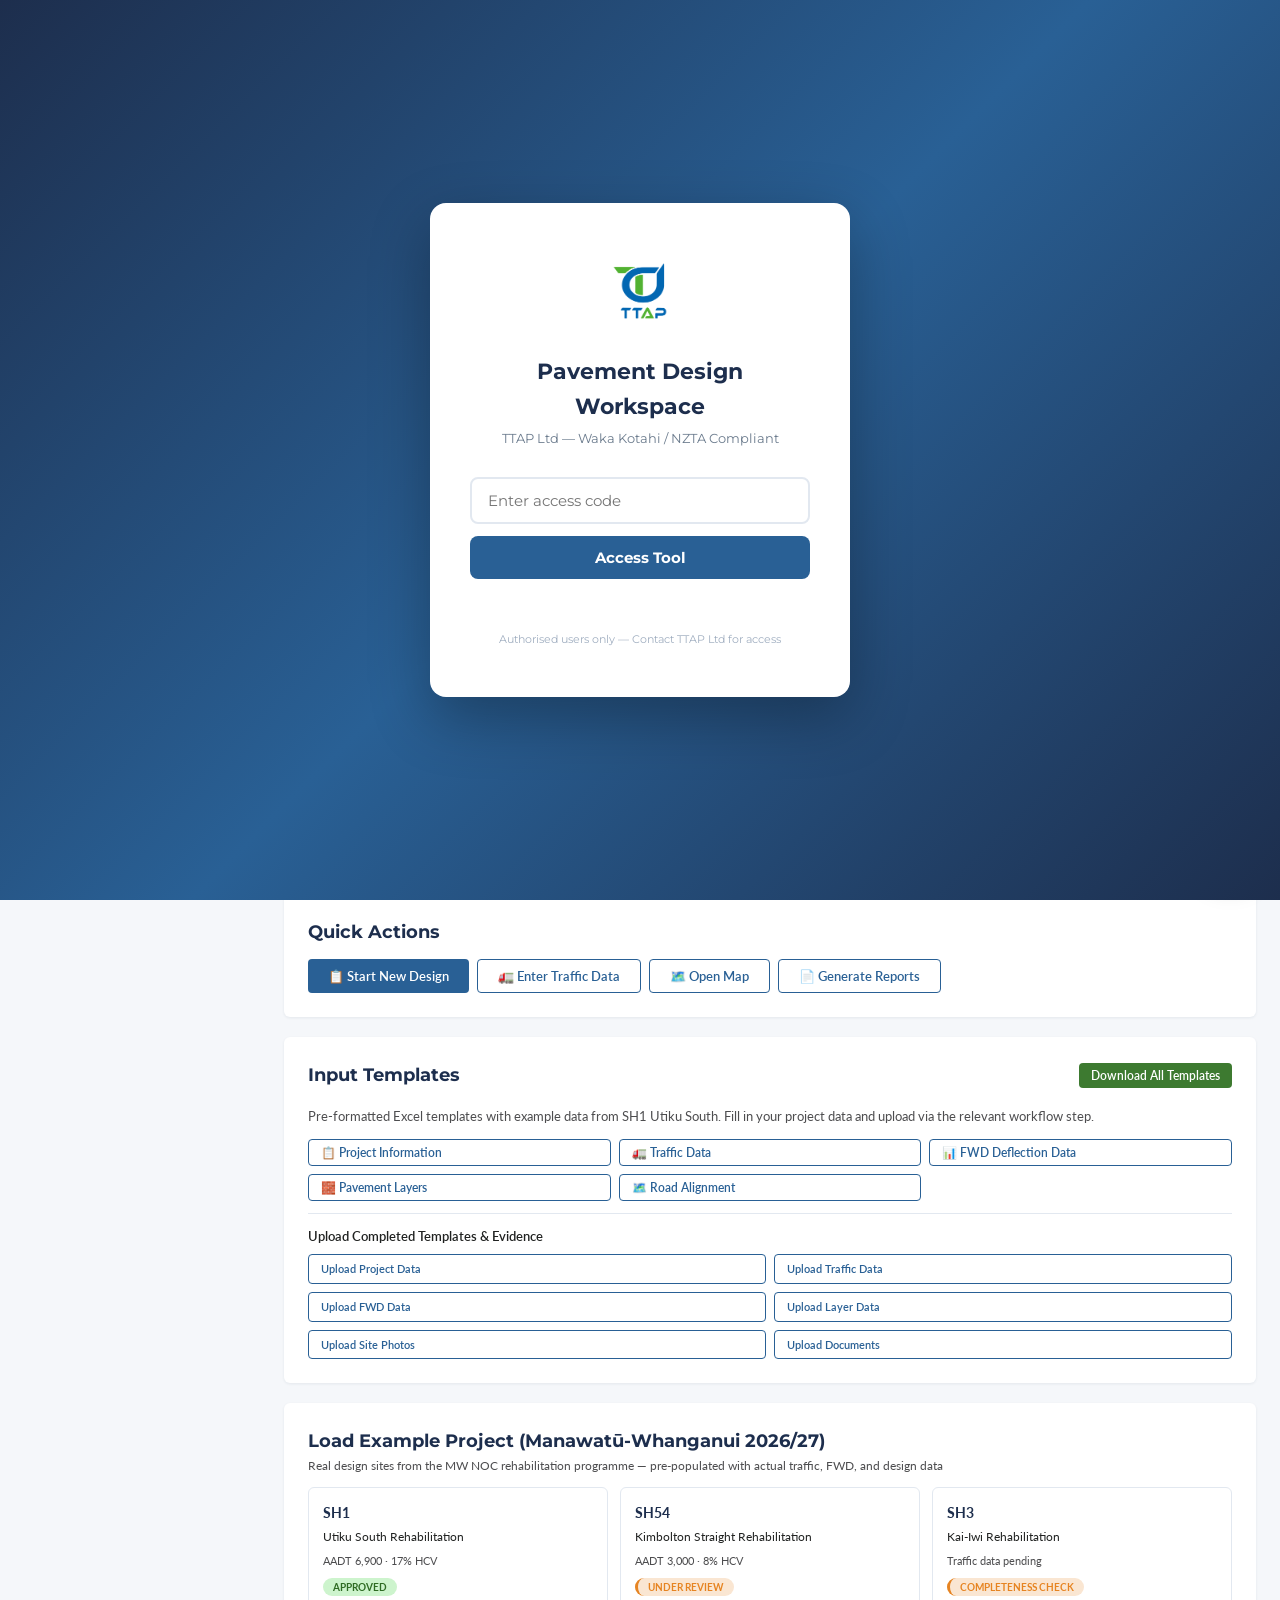
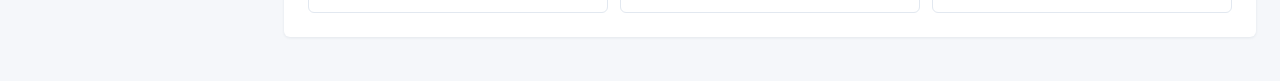
<file: index.html>
<!DOCTYPE html>
<html lang="en">
<head>
  <meta charset="UTF-8" />
  <meta name="viewport" content="width=device-width, initial-scale=1.0" />
  <title>TTAP Pavement Design Workspace</title>
  <link rel="preconnect" href="https://fonts.googleapis.com">
  <link href="https://fonts.googleapis.com/css2?family=Lato:wght@300;400;700;900&family=Montserrat:wght@400;600;700;900&display=swap" rel="stylesheet">
  <style>
    #auth-gate {
      position: fixed; inset: 0; z-index: 99999;
      display: flex; align-items: center; justify-content: center;
      background: linear-gradient(135deg, #1D2E4D 0%, #296095 50%, #1D2E4D 100%);
      font-family: 'Montserrat', 'Lato', system-ui, sans-serif;
    }
    #auth-gate .gate-box {
      background: white; border-radius: 16px; padding: 48px 40px; text-align: center;
      box-shadow: 0 20px 60px rgba(0,0,0,0.3); max-width: 420px; width: 90%;
    }
    #auth-gate .gate-logo {
      height: 80px; margin-bottom: 16px; object-fit: contain;
    }
    #auth-gate h1 { font-size: 22px; color: #1D2E4D; margin: 0 0 4px; font-weight: 700; }
    #auth-gate .subtitle { font-size: 13px; color: #6b7b8d; margin-bottom: 28px; }
    #auth-gate input {
      width: 100%; padding: 12px 16px; font-size: 15px; border: 2px solid #e2e8f0;
      border-radius: 8px; outline: none; box-sizing: border-box; font-family: inherit;
      transition: border-color 0.2s;
    }
    #auth-gate input:focus { border-color: #296095; }
    #auth-gate button {
      width: 100%; padding: 12px; margin-top: 12px; font-size: 15px; font-weight: 700;
      background: #296095; color: white; border: none; border-radius: 8px; cursor: pointer;
      font-family: inherit; transition: background 0.2s;
    }
    #auth-gate button:hover { background: #1D2E4D; }
    #auth-gate .error { color: #e53e3e; font-size: 13px; margin-top: 8px; min-height: 20px; }
    #auth-gate .footer { font-size: 11px; color: #a0aec0; margin-top: 24px; }
  </style>
  <script type="module" crossorigin src="./assets/index-7e608413.js"></script>
  <link rel="stylesheet" href="./assets/index-54345465.css">
</head>
<body>
  <div id="auth-gate">
    <div class="gate-box">
      <img class="gate-logo" src="./ttap-logo-stacked.png" alt="TTAP Ltd" />
      <h1>Pavement Design Workspace</h1>
      <div class="subtitle">TTAP Ltd &mdash; Waka Kotahi / NZTA Compliant</div>
      <input type="password" id="gate-pw" placeholder="Enter access code" autocomplete="off" />
      <button onclick="checkAccess()">Access Tool</button>
      <div class="error" id="gate-error"></div>
      <div class="footer">Authorised users only &mdash; Contact TTAP Ltd for access</div>
    </div>
  </div>
  <div id="root"></div>
  <script>
    // Simple client-side access gate
    // SHA-256 hash of the password for basic obfuscation (not cryptographic security)
    var HASH = '9f0e61dbb8e6e4e7e1c1f7ee32f1b0c8a5d3f6e2b4a8c0d1e3f5a7b9c1d3e5f7';
    function checkAccess() {
      var pw = document.getElementById('gate-pw').value;
      if (pw === 'TTAP2026') {
        sessionStorage.setItem('ttap_auth', '1');
        document.getElementById('auth-gate').style.display = 'none';
      } else {
        document.getElementById('gate-error').textContent = 'Invalid access code. Please try again.';
        document.getElementById('gate-pw').value = '';
        document.getElementById('gate-pw').focus();
      }
    }
    document.addEventListener('DOMContentLoaded', function() {
      if (sessionStorage.getItem('ttap_auth') === '1') {
        document.getElementById('auth-gate').style.display = 'none';
      }
      document.getElementById('gate-pw').addEventListener('keydown', function(e) {
        if (e.key === 'Enter') checkAccess();
      });
    });
  </script>
  
</body>
</html>
</file>
<file: assets/index-54345465.css>
.leaflet-pane,.leaflet-tile,.leaflet-marker-icon,.leaflet-marker-shadow,.leaflet-tile-container,.leaflet-pane>svg,.leaflet-pane>canvas,.leaflet-zoom-box,.leaflet-image-layer,.leaflet-layer{position:absolute;left:0;top:0}.leaflet-container{overflow:hidden}.leaflet-tile,.leaflet-marker-icon,.leaflet-marker-shadow{-webkit-user-select:none;-moz-user-select:none;user-select:none;-webkit-user-drag:none}.leaflet-tile::selection{background:transparent}.leaflet-safari .leaflet-tile{image-rendering:-webkit-optimize-contrast}.leaflet-safari .leaflet-tile-container{width:1600px;height:1600px;-webkit-transform-origin:0 0}.leaflet-marker-icon,.leaflet-marker-shadow{display:block}.leaflet-container .leaflet-overlay-pane svg{max-width:none!important;max-height:none!important}.leaflet-container .leaflet-marker-pane img,.leaflet-container .leaflet-shadow-pane img,.leaflet-container .leaflet-tile-pane img,.leaflet-container img.leaflet-image-layer,.leaflet-container .leaflet-tile{max-width:none!important;max-height:none!important;width:auto;padding:0}.leaflet-container img.leaflet-tile{mix-blend-mode:plus-lighter}.leaflet-container.leaflet-touch-zoom{-ms-touch-action:pan-x pan-y;touch-action:pan-x pan-y}.leaflet-container.leaflet-touch-drag{-ms-touch-action:pinch-zoom;touch-action:none;touch-action:pinch-zoom}.leaflet-container.leaflet-touch-drag.leaflet-touch-zoom{-ms-touch-action:none;touch-action:none}.leaflet-container{-webkit-tap-highlight-color:transparent}.leaflet-container a{-webkit-tap-highlight-color:rgba(51,181,229,.4)}.leaflet-tile{filter:inherit;visibility:hidden}.leaflet-tile-loaded{visibility:inherit}.leaflet-zoom-box{width:0;height:0;-moz-box-sizing:border-box;box-sizing:border-box;z-index:800}.leaflet-overlay-pane svg{-moz-user-select:none}.leaflet-pane{z-index:400}.leaflet-tile-pane{z-index:200}.leaflet-overlay-pane{z-index:400}.leaflet-shadow-pane{z-index:500}.leaflet-marker-pane{z-index:600}.leaflet-tooltip-pane{z-index:650}.leaflet-popup-pane{z-index:700}.leaflet-map-pane canvas{z-index:100}.leaflet-map-pane svg{z-index:200}.leaflet-vml-shape{width:1px;height:1px}.lvml{behavior:url(#default#VML);display:inline-block;position:absolute}.leaflet-control{position:relative;z-index:800;pointer-events:visiblePainted;pointer-events:auto}.leaflet-top,.leaflet-bottom{position:absolute;z-index:1000;pointer-events:none}.leaflet-top{top:0}.leaflet-right{right:0}.leaflet-bottom{bottom:0}.leaflet-left{left:0}.leaflet-control{float:left;clear:both}.leaflet-right .leaflet-control{float:right}.leaflet-top .leaflet-control{margin-top:10px}.leaflet-bottom .leaflet-control{margin-bottom:10px}.leaflet-left .leaflet-control{margin-left:10px}.leaflet-right .leaflet-control{margin-right:10px}.leaflet-fade-anim .leaflet-popup{opacity:0;-webkit-transition:opacity .2s linear;-moz-transition:opacity .2s linear;transition:opacity .2s linear}.leaflet-fade-anim .leaflet-map-pane .leaflet-popup{opacity:1}.leaflet-zoom-animated{-webkit-transform-origin:0 0;-ms-transform-origin:0 0;transform-origin:0 0}svg.leaflet-zoom-animated{will-change:transform}.leaflet-zoom-anim .leaflet-zoom-animated{-webkit-transition:-webkit-transform .25s cubic-bezier(0,0,.25,1);-moz-transition:-moz-transform .25s cubic-bezier(0,0,.25,1);transition:transform .25s cubic-bezier(0,0,.25,1)}.leaflet-zoom-anim .leaflet-tile,.leaflet-pan-anim .leaflet-tile{-webkit-transition:none;-moz-transition:none;transition:none}.leaflet-zoom-anim .leaflet-zoom-hide{visibility:hidden}.leaflet-interactive{cursor:pointer}.leaflet-grab{cursor:-webkit-grab;cursor:-moz-grab;cursor:grab}.leaflet-crosshair,.leaflet-crosshair .leaflet-interactive{cursor:crosshair}.leaflet-popup-pane,.leaflet-control{cursor:auto}.leaflet-dragging .leaflet-grab,.leaflet-dragging .leaflet-grab .leaflet-interactive,.leaflet-dragging .leaflet-marker-draggable{cursor:move;cursor:-webkit-grabbing;cursor:-moz-grabbing;cursor:grabbing}.leaflet-marker-icon,.leaflet-marker-shadow,.leaflet-image-layer,.leaflet-pane>svg path,.leaflet-tile-container{pointer-events:none}.leaflet-marker-icon.leaflet-interactive,.leaflet-image-layer.leaflet-interactive,.leaflet-pane>svg path.leaflet-interactive,svg.leaflet-image-layer.leaflet-interactive path{pointer-events:visiblePainted;pointer-events:auto}.leaflet-container{background:#ddd;outline-offset:1px}.leaflet-container a{color:#0078a8}.leaflet-zoom-box{border:2px dotted #38f;background:rgba(255,255,255,.5)}.leaflet-container{font-family:Helvetica Neue,Arial,Helvetica,sans-serif;font-size:12px;font-size:.75rem;line-height:1.5}.leaflet-bar{box-shadow:0 1px 5px #000000a6;border-radius:4px}.leaflet-bar a{background-color:#fff;border-bottom:1px solid #ccc;width:26px;height:26px;line-height:26px;display:block;text-align:center;text-decoration:none;color:#000}.leaflet-bar a,.leaflet-control-layers-toggle{background-position:50% 50%;background-repeat:no-repeat;display:block}.leaflet-bar a:hover,.leaflet-bar a:focus{background-color:#f4f4f4}.leaflet-bar a:first-child{border-top-left-radius:4px;border-top-right-radius:4px}.leaflet-bar a:last-child{border-bottom-left-radius:4px;border-bottom-right-radius:4px;border-bottom:none}.leaflet-bar a.leaflet-disabled{cursor:default;background-color:#f4f4f4;color:#bbb}.leaflet-touch .leaflet-bar a{width:30px;height:30px;line-height:30px}.leaflet-touch .leaflet-bar a:first-child{border-top-left-radius:2px;border-top-right-radius:2px}.leaflet-touch .leaflet-bar a:last-child{border-bottom-left-radius:2px;border-bottom-right-radius:2px}.leaflet-control-zoom-in,.leaflet-control-zoom-out{font:700 18px Lucida Console,Monaco,monospace;text-indent:1px}.leaflet-touch .leaflet-control-zoom-in,.leaflet-touch .leaflet-control-zoom-out{font-size:22px}.leaflet-control-layers{box-shadow:0 1px 5px #0006;background:#fff;border-radius:5px}.leaflet-control-layers-toggle{background-image:url([data-uri]);width:36px;height:36px}.leaflet-retina .leaflet-control-layers-toggle{background-image:url([data-uri]);background-size:26px 26px}.leaflet-touch .leaflet-control-layers-toggle{width:44px;height:44px}.leaflet-control-layers .leaflet-control-layers-list,.leaflet-control-layers-expanded .leaflet-control-layers-toggle{display:none}.leaflet-control-layers-expanded .leaflet-control-layers-list{display:block;position:relative}.leaflet-control-layers-expanded{padding:6px 10px 6px 6px;color:#333;background:#fff}.leaflet-control-layers-scrollbar{overflow-y:scroll;overflow-x:hidden;padding-right:5px}.leaflet-control-layers-selector{margin-top:2px;position:relative;top:1px}.leaflet-control-layers label{display:block;font-size:13px;font-size:1.08333em}.leaflet-control-layers-separator{height:0;border-top:1px solid #ddd;margin:5px -10px 5px -6px}.leaflet-default-icon-path{background-image:url([data-uri])}.leaflet-container .leaflet-control-attribution{background:#fff;background:rgba(255,255,255,.8);margin:0}.leaflet-control-attribution,.leaflet-control-scale-line{padding:0 5px;color:#333;line-height:1.4}.leaflet-control-attribution a{text-decoration:none}.leaflet-control-attribution a:hover,.leaflet-control-attribution a:focus{text-decoration:underline}.leaflet-attribution-flag{display:inline!important;vertical-align:baseline!important;width:1em;height:.6669em}.leaflet-left .leaflet-control-scale{margin-left:5px}.leaflet-bottom .leaflet-control-scale{margin-bottom:5px}.leaflet-control-scale-line{border:2px solid #777;border-top:none;line-height:1.1;padding:2px 5px 1px;white-space:nowrap;-moz-box-sizing:border-box;box-sizing:border-box;background:rgba(255,255,255,.8);text-shadow:1px 1px #fff}.leaflet-control-scale-line:not(:first-child){border-top:2px solid #777;border-bottom:none;margin-top:-2px}.leaflet-control-scale-line:not(:first-child):not(:last-child){border-bottom:2px solid #777}.leaflet-touch .leaflet-control-attribution,.leaflet-touch .leaflet-control-layers,.leaflet-touch .leaflet-bar{box-shadow:none}.leaflet-touch .leaflet-control-layers,.leaflet-touch .leaflet-bar{border:2px solid rgba(0,0,0,.2);background-clip:padding-box}.leaflet-popup{position:absolute;text-align:center;margin-bottom:20px}.leaflet-popup-content-wrapper{padding:1px;text-align:left;border-radius:12px}.leaflet-popup-content{margin:13px 24px 13px 20px;line-height:1.3;font-size:13px;font-size:1.08333em;min-height:1px}.leaflet-popup-content p{margin:1.3em 0}.leaflet-popup-tip-container{width:40px;height:20px;position:absolute;left:50%;margin-top:-1px;margin-left:-20px;overflow:hidden;pointer-events:none}.leaflet-popup-tip{width:17px;height:17px;padding:1px;margin:-10px auto 0;pointer-events:auto;-webkit-transform:rotate(45deg);-moz-transform:rotate(45deg);-ms-transform:rotate(45deg);transform:rotate(45deg)}.leaflet-popup-content-wrapper,.leaflet-popup-tip{background:white;color:#333;box-shadow:0 3px 14px #0006}.leaflet-container a.leaflet-popup-close-button{position:absolute;top:0;right:0;border:none;text-align:center;width:24px;height:24px;font:16px/24px Tahoma,Verdana,sans-serif;color:#757575;text-decoration:none;background:transparent}.leaflet-container a.leaflet-popup-close-button:hover,.leaflet-container a.leaflet-popup-close-button:focus{color:#585858}.leaflet-popup-scrolled{overflow:auto}.leaflet-oldie .leaflet-popup-content-wrapper{-ms-zoom:1}.leaflet-oldie .leaflet-popup-tip{width:24px;margin:0 auto;-ms-filter:"progid:DXImageTransform.Microsoft.Matrix(M11=0.70710678, M12=0.70710678, M21=-0.70710678, M22=0.70710678)";filter:progid:DXImageTransform.Microsoft.Matrix(M11=.70710678,M12=.70710678,M21=-.70710678,M22=.70710678)}.leaflet-oldie .leaflet-control-zoom,.leaflet-oldie .leaflet-control-layers,.leaflet-oldie .leaflet-popup-content-wrapper,.leaflet-oldie .leaflet-popup-tip{border:1px solid #999}.leaflet-div-icon{background:#fff;border:1px solid #666}.leaflet-tooltip{position:absolute;padding:6px;background-color:#fff;border:1px solid #fff;border-radius:3px;color:#222;white-space:nowrap;-webkit-user-select:none;-moz-user-select:none;-ms-user-select:none;user-select:none;pointer-events:none;box-shadow:0 1px 3px #0006}.leaflet-tooltip.leaflet-interactive{cursor:pointer;pointer-events:auto}.leaflet-tooltip-top:before,.leaflet-tooltip-bottom:before,.leaflet-tooltip-left:before,.leaflet-tooltip-right:before{position:absolute;pointer-events:none;border:6px solid transparent;background:transparent;content:""}.leaflet-tooltip-bottom{margin-top:6px}.leaflet-tooltip-top{margin-top:-6px}.leaflet-tooltip-bottom:before,.leaflet-tooltip-top:before{left:50%;margin-left:-6px}.leaflet-tooltip-top:before{bottom:0;margin-bottom:-12px;border-top-color:#fff}.leaflet-tooltip-bottom:before{top:0;margin-top:-12px;margin-left:-6px;border-bottom-color:#fff}.leaflet-tooltip-left{margin-left:-6px}.leaflet-tooltip-right{margin-left:6px}.leaflet-tooltip-left:before,.leaflet-tooltip-right:before{top:50%;margin-top:-6px}.leaflet-tooltip-left:before{right:0;margin-right:-12px;border-left-color:#fff}.leaflet-tooltip-right:before{left:0;margin-left:-12px;border-right-color:#fff}@media print{.leaflet-control{-webkit-print-color-adjust:exact;print-color-adjust:exact}}:root{--ttap-blue: #296095;--ttap-blue-dark: #1D2E4D;--ttap-blue-mid: #2B4574;--ttap-blue-light: #DEE7F5;--ttap-blue-accent: #5E8BCE;--ttap-green: #58A547;--ttap-green-dark: #3D7A30;--ttap-green-text: #2E6B23;--ttap-green-light: #CDF4CD;--slate: #202221;--slate-light: #4D4D4F;--mist: #F5F7FA;--white: #FFFFFF;--amber: #E68422;--amber-light: #FAE6D2;--red: #C04E4E;--red-light: #F2DBDB;--border: #E2E8F0;--shadow: 0 1px 3px rgba(29,46,77,.08);--shadow-lg: 0 4px 12px rgba(29,46,77,.12);--radius: 6px;--radius-sm: 4px}*{margin:0;padding:0;box-sizing:border-box}body{font-family:Lato,Arial,-apple-system,BlinkMacSystemFont,sans-serif;color:var(--slate);background:var(--mist);line-height:1.6;font-size:14px}h1,h2,.card-title,.topbar-title{font-family:Montserrat,Arial Black,sans-serif}button{cursor:pointer;font-family:inherit}input,select,textarea{font-family:inherit;font-size:14px}.topbar{background:linear-gradient(135deg,var(--ttap-blue-dark) 0%,var(--ttap-blue-mid) 100%);color:#fff;display:flex;align-items:center;justify-content:space-between;padding:0 24px;height:60px;position:fixed;top:0;left:0;right:0;z-index:100;border-bottom:3px solid var(--ttap-green)}.topbar-logo{display:flex;align-items:center;gap:14px}.topbar-logo svg{height:40px;width:auto}.topbar-title{font-size:17px;font-weight:700;letter-spacing:.4px}.topbar-subtitle{font-size:11px;opacity:.75;font-weight:400;letter-spacing:.3px}.topbar-right{display:flex;align-items:center;gap:16px;font-size:13px}.topbar-user{background:rgba(255,255,255,.15);padding:6px 14px;border-radius:20px;font-size:12px}.app-layout{display:flex;margin-top:63px;min-height:calc(100vh - 63px)}.sidebar{width:260px;background:white;border-right:1px solid var(--border);padding:16px 0;position:fixed;top:63px;left:0;bottom:0;overflow-y:auto;z-index:50}.sidebar-section{padding:8px 16px;font-size:10px;text-transform:uppercase;letter-spacing:1px;color:var(--slate-light);font-weight:600;margin-top:8px}.step-item{display:flex;align-items:center;gap:12px;padding:10px 16px;cursor:pointer;transition:all .15s;border-left:3px solid transparent;font-size:13px}.step-item:hover{background:var(--ttap-blue-light)}.step-item.active{background:var(--ttap-blue-light);border-left-color:var(--ttap-blue);color:var(--ttap-blue);font-weight:600}.step-item.completed{color:var(--ttap-green-text)}.step-num{width:24px;height:24px;border-radius:50%;display:flex;align-items:center;justify-content:center;font-size:11px;font-weight:700;flex-shrink:0}.step-item .step-num{background:var(--border);color:var(--slate-light)}.step-item.active .step-num{background:var(--ttap-blue);color:#fff}.step-item.completed .step-num{background:var(--ttap-green);color:#fff}.main-content{margin-left:260px;flex:1;padding:24px;max-width:1200px}.card{background:white;border-radius:var(--radius);box-shadow:var(--shadow);padding:24px;margin-bottom:20px}.card-header{display:flex;align-items:center;justify-content:space-between;margin-bottom:16px}.card-title{font-size:18px;font-weight:700;color:var(--ttap-blue-dark)}.card-subtitle{font-size:13px;color:var(--slate-light);margin-top:2px}.form-grid{display:grid;grid-template-columns:1fr 1fr;gap:16px}.form-grid-3{display:grid;grid-template-columns:1fr 1fr 1fr;gap:16px}.form-group{display:flex;flex-direction:column;gap:4px}.form-group.full{grid-column:1 / -1}.form-label{font-size:12px;font-weight:600;color:var(--slate);text-transform:uppercase;letter-spacing:.5px}.form-input{padding:8px 12px;border:1px solid var(--border);border-radius:var(--radius-sm);font-size:14px;transition:border-color .15s}.form-input:focus{outline:none;border-color:var(--ttap-blue);box-shadow:0 0 0 3px #1565a01a}.form-input.error{border-color:var(--red)}select.form-input{background:white}textarea.form-input{min-height:80px;resize:vertical}.btn{padding:8px 20px;border-radius:var(--radius-sm);font-size:13px;font-weight:600;border:none;transition:all .15s;display:inline-flex;align-items:center;gap:6px}.btn-primary{background:var(--ttap-blue);color:#fff}.btn-primary:hover{background:var(--ttap-blue-dark)}.btn-success{background:var(--ttap-green-dark);color:#fff}.btn-success:hover{background:var(--ttap-green-text)}.btn-outline{background:white;color:var(--ttap-blue);border:1px solid var(--ttap-blue)}.btn-outline:hover{background:var(--ttap-blue-light)}.btn-danger{background:var(--red);color:#fff}.btn-sm{padding:5px 12px;font-size:12px}.btn-group{display:flex;gap:8px;flex-wrap:wrap}.data-table{width:100%;border-collapse:collapse;font-size:13px}.data-table th{background:var(--ttap-blue);color:#fff;padding:10px 12px;text-align:left;font-weight:600;font-size:11px;text-transform:uppercase;letter-spacing:.5px}.data-table td{padding:10px 12px;border-bottom:1px solid var(--border)}.data-table tr:hover{background:var(--mist)}.data-table input{width:100%;padding:4px 8px;border:1px solid var(--border);border-radius:3px;font-size:13px}.validation-panel{background:var(--mist);border-radius:var(--radius);padding:16px;margin-top:16px}.val-item{display:flex;align-items:flex-start;gap:8px;padding:8px 0;border-bottom:1px solid var(--border);font-size:13px}.val-item:last-child{border-bottom:none}.val-badge{padding:3px 10px;border-radius:10px;font-size:11px;font-weight:700;text-transform:uppercase;flex-shrink:0}.val-badge.blocker{background:var(--red-light);color:var(--red);border-left:3px solid var(--red)}.val-badge.warning{background:var(--amber-light);color:var(--amber);border-left:3px solid var(--amber)}.val-badge.ok{background:var(--ttap-green-light);color:var(--ttap-green-text)}.tabs{display:flex;border-bottom:2px solid var(--border);margin-bottom:16px}.tab{padding:10px 20px;font-size:13px;font-weight:600;color:var(--slate-light);cursor:pointer;border-bottom:2px solid transparent;margin-bottom:-2px;transition:all .15s}.tab.active{color:var(--ttap-blue);border-bottom-color:var(--ttap-blue)}.tab:hover{color:var(--ttap-blue)}.stats-row{display:grid;grid-template-columns:repeat(auto-fit,minmax(180px,1fr));gap:16px;margin-bottom:20px}.stat-card{background:white;border-radius:var(--radius);padding:16px;border-left:4px solid var(--ttap-blue);box-shadow:var(--shadow)}.stat-value{font-size:24px;font-weight:700;color:var(--ttap-blue-dark)}.stat-label{font-size:11px;color:var(--slate-light);text-transform:uppercase;letter-spacing:.5px;margin-top:2px}.map-container{height:450px;border-radius:var(--radius);overflow:hidden;border:1px solid var(--border)}.matrix-cell{text-align:center;padding:8px!important;font-weight:600;font-size:12px}.risk-low{background:#C8E6C9;color:#2e7d32}.risk-medium{background:#FFF9C4;color:#f57f17}.risk-high{background:#FFCDD2;color:#c62828}.risk-uneconomic{background:#E0E0E0;color:#616161}.chart-container{background:white;border-radius:var(--radius);padding:16px}.bar-chart{display:flex;align-items:flex-end;gap:4px;height:200px;padding:0 8px}.bar-col{display:flex;flex-direction:column;align-items:center;flex:1;height:100%;justify-content:flex-end}.bar{width:100%;border-radius:3px 3px 0 0;transition:height .3s;min-width:20px}.bar-label{font-size:9px;color:var(--slate-light);margin-top:4px;writing-mode:vertical-rl;transform:rotate(180deg);max-height:60px;overflow:hidden}.bar-value{font-size:10px;font-weight:600;margin-bottom:2px}.layer-stack{display:flex;flex-direction:column;width:100%;max-width:400px}.layer-viz{display:flex;align-items:center;border:1px solid rgba(0,0,0,.15);position:relative}.layer-viz-label{position:absolute;left:50%;transform:translate(-50%);font-size:11px;font-weight:600;color:#fff;text-shadow:0 1px 2px rgba(0,0,0,.5);white-space:nowrap}.layer-viz-depth{font-size:11px;color:var(--slate-light);width:60px;text-align:right;padding-right:8px;flex-shrink:0}.progress-bar{height:6px;background:var(--border);border-radius:3px;overflow:hidden}.progress-fill{height:100%;background:var(--ttap-green);border-radius:3px;transition:width .3s}.alert{padding:12px 16px;border-radius:var(--radius-sm);font-size:13px;margin-bottom:12px;display:flex;align-items:flex-start;gap:8px}.alert-info{background:var(--ttap-blue-light);color:var(--ttap-blue-dark);border-left:3px solid var(--ttap-blue)}.alert-warning{background:var(--amber-light);color:#92400e;border-left:3px solid var(--amber)}.alert-success{background:var(--ttap-green-light);color:var(--ttap-green-dark);border-left:3px solid var(--ttap-green)}.alert-error{background:var(--red-light);color:var(--red);border-left:3px solid var(--red)}.upload-zone{border:2px dashed var(--border);border-radius:var(--radius);padding:32px;text-align:center;cursor:pointer;transition:all .15s}.upload-zone:hover{border-color:var(--ttap-blue);background:var(--ttap-blue-light)}.upload-zone-icon{font-size:32px;margin-bottom:8px}.upload-zone-text{font-size:14px;color:var(--slate-light)}.section-header{display:flex;align-items:center;gap:12px;margin-bottom:20px}.section-icon{width:40px;height:40px;border-radius:var(--radius);display:flex;align-items:center;justify-content:center;font-size:18px}.section-icon.blue{background:var(--ttap-blue-light);color:var(--ttap-blue)}.section-icon.green{background:var(--ttap-green-light);color:var(--ttap-green)}@media (max-width: 1024px){.sidebar{width:200px}.main-content{margin-left:200px}.form-grid{grid-template-columns:1fr}.form-grid-3{grid-template-columns:1fr 1fr}}@media print{.sidebar,.topbar{display:none}.main-content{margin-left:0}}.option-card{border:2px solid var(--border);border-radius:var(--radius);padding:16px;margin-bottom:12px;transition:all .15s}.option-card.selected{border-color:var(--ttap-green);background:var(--ttap-green-light)}.option-card-header{display:flex;justify-content:space-between;align-items:center;margin-bottom:8px}.option-card-title{font-weight:700;font-size:15px}.score-badge{display:inline-flex;align-items:center;justify-content:center;width:36px;height:36px;border-radius:50%;font-weight:700;font-size:14px;color:#fff}.score-high{background:var(--ttap-green)}.score-med{background:var(--amber)}.score-low{background:var(--red)}.toggle-group{display:flex;background:var(--mist);border-radius:var(--radius-sm);overflow:hidden;border:1px solid var(--border)}.toggle-btn{padding:6px 16px;font-size:12px;font-weight:600;border:none;background:transparent;color:var(--slate-light);cursor:pointer}.toggle-btn.active{background:var(--ttap-blue);color:#fff}.info-tip{display:inline-flex;align-items:center;justify-content:center;width:16px;height:16px;border-radius:50%;background:var(--border);color:var(--slate-light);font-size:10px;font-weight:700;cursor:help;margin-left:4px}@keyframes fadeIn{0%{opacity:0;transform:translateY(8px)}to{opacity:1;transform:translateY(0)}}.fade-in{animation:fadeIn .3s ease}@keyframes pulse{0%,80%,to{opacity:.3;transform:scale(.8)}40%{opacity:1;transform:scale(1.2)}}
</file>
